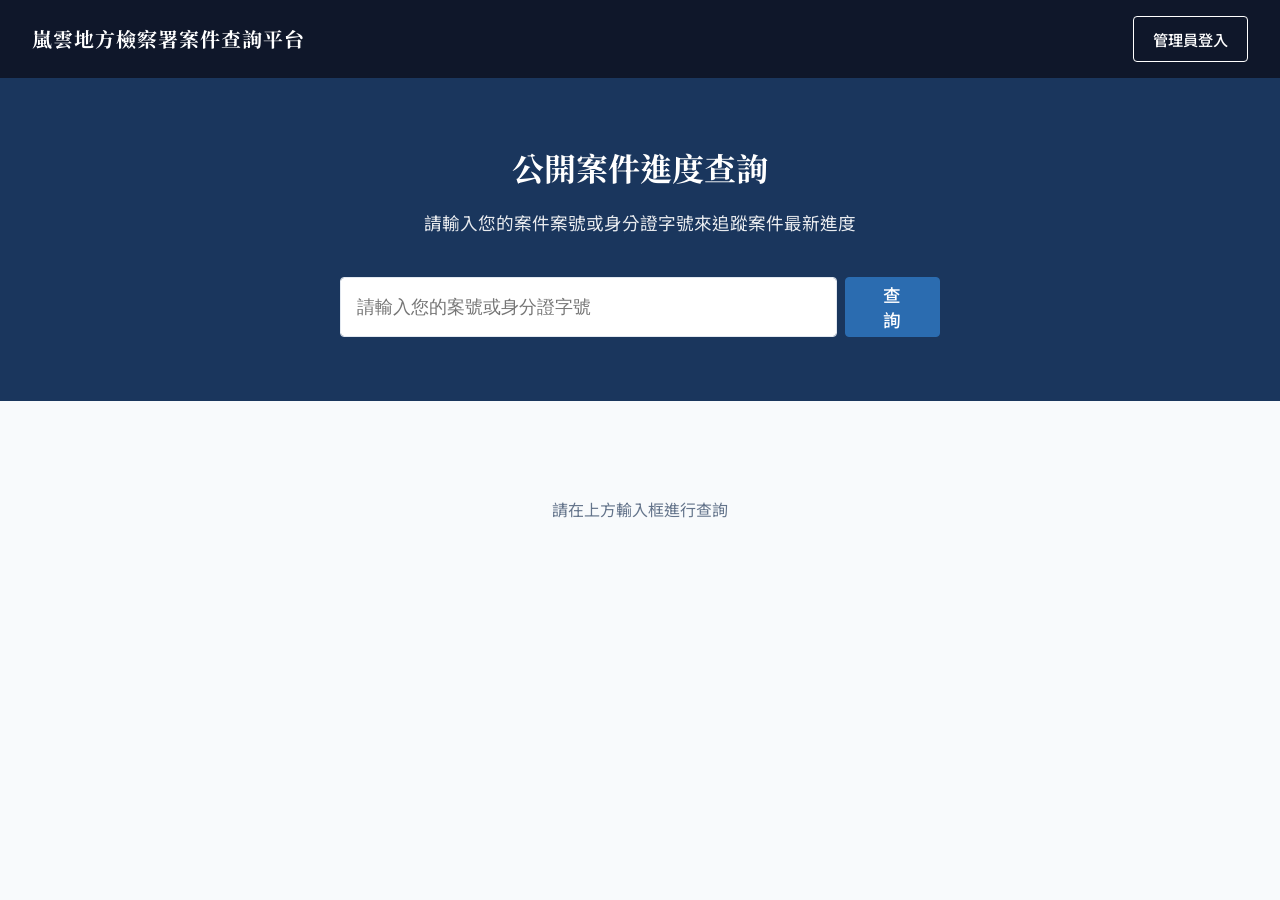
<file: lanyun-case-management-export/index.html>
﻿<!DOCTYPE html>
<html lang="zh-TW">
<head>
    <meta charset="UTF-8">
    <meta name="viewport" content="width=device-width, initial-scale=1.0">
    <title>公開查詢 - 嵐雲地方檢察署案件查詢平台</title>
    <link href="https://fonts.googleapis.com/css2?family=Noto+Sans+TC:wght@400;500;700&family=Noto+Serif+TC:wght@600;700&display=swap" rel="stylesheet">
    <link rel="stylesheet" href="styles.css">
    <style>
        .public-navbar {
            display: flex;
            justify-content: space-between;
            align-items: center;
            padding: 1rem 2rem;
            background-color: var(--primary-dark);
            color: #fff;
        }
        .public-brand {
            font-size: 1.25rem;
            font-weight: 700;
            letter-spacing: 1px;
        }
        .hero-section {
            background-color: var(--primary-color);
            color: #fff;
            padding: 4rem 2rem;
            text-align: center;
        }
        .hero-title {
            font-size: 2rem;
            margin-bottom: 1rem;
        }
        .hero-subtitle {
            font-size: 1.1rem;
            opacity: 0.9;
            margin-bottom: 2.5rem;
        }
        .search-container {
            max-width: 600px;
            margin: 0 auto;
            display: flex;
            gap: 0.5rem;
        }
        .search-container input {
            padding: 1rem;
            font-size: 1.1rem;
        }
        .search-container button {
            padding: 0 2rem;
            font-size: 1.1rem;
        }
        
        /* Timeline styles copied from tracking for public view */
        .timeline {
            position: relative;
            max-width: 800px;
            margin: 0 auto;
            padding: 2rem 0;
            text-align: left;
        }
        .timeline::after {
            content: '';
            position: absolute;
            width: 4px;
            background-color: var(--border-color);
            top: 0;
            bottom: 0;
            left: 20px;
            border-radius: 2px;
        }
        .timeline-item {
            padding: 10px 40px;
            position: relative;
            background-color: inherit;
            width: 100%;
        }
        .timeline-item::after {
            content: '';
            position: absolute;
            width: 16px;
            height: 16px;
            background-color: var(--bg-white);
            border: 4px solid var(--primary-light);
            top: 15px;
            left: 14px;
            border-radius: 50%;
            z-index: 1;
        }
        .timeline-content {
            padding: 1.5rem;
            background-color: var(--bg-white);
            border-radius: 6px;
            border: 1px solid var(--border-color);
            box-shadow: 0 1px 3px rgba(0,0,0,0.05);
        }
        .timeline-date {
            color: var(--text-light);
            font-size: 0.85rem;
            font-weight: 600;
            margin-bottom: 0.5rem;
            display: block;
        }
        .timeline-title {
            font-size: 1.1rem;
            font-weight: 600;
            color: var(--primary-dark);
            margin-bottom: 0.5rem;
        }
        .timeline-desc {
            color: var(--text-dark);
            font-size: 0.95rem;
        }
    </style>
</head>
<body>
    <nav class="public-navbar">
        <div class="public-brand text-serif">嵐雲地方檢察署案件查詢平台</div>
        <div>
            <a href="admin_login.html" class="btn btn-outline" style="color: #fff; border-color: #fff;">管理員登入</a>
        </div>
    </nav>

    <div class="hero-section">
        <div class="container">
            <h1 class="hero-title text-serif">公開案件進度查詢</h1>
            <p class="hero-subtitle">請輸入您的案件案號或身分證字號來追蹤案件最新進度</p>
            
            <form id="publicSearchForm" class="search-container">
                <input type="text" id="publicSearchInput" class="form-control" placeholder="請輸入您的案號或身分證字號" required>
                <button type="submit" class="btn btn-primary" style="background-color: var(--primary-light); border-color: var(--primary-light);">查詢</button>
            </form>
        </div>
    </div>

    <div class="container" style="padding: 4rem 1rem;">
        <div id="publicTimelineContainer" style="display: none;">
            <h3 style="text-align: center; color: var(--primary-dark); margin-bottom: 2rem;">
                查詢結果：<span id="searchResultId"></span>
            </h3>
            
            <div class="timeline">
                <div class="timeline-item">
                    <div class="timeline-content">
                        <span class="timeline-date">資料載入中...</span>
                        <h4 class="timeline-title">目前無案件進度紀錄</h4>
                        <p class="timeline-desc">系統尚未匯入該案件之相關歷程，或查無此案件號碼。</p>
                    </div>
                </div>
            </div>
            
            <div class="text-center mt-3">
                <p style="color: var(--text-light); font-size: 0.9rem;">(註：為保護個資，公開查詢僅顯示案件狀態大要，不顯示檢察官姓名等詳細資訊)</p>
            </div>
        </div>
        
        <div id="publicEmptyState" class="text-center" style="color: var(--text-light); margin-top: 2rem;">
            請在上方輸入框進行查詢
        </div>
    </div>
    
    <script src="app.js"></script>
</body>
</html>
</file>
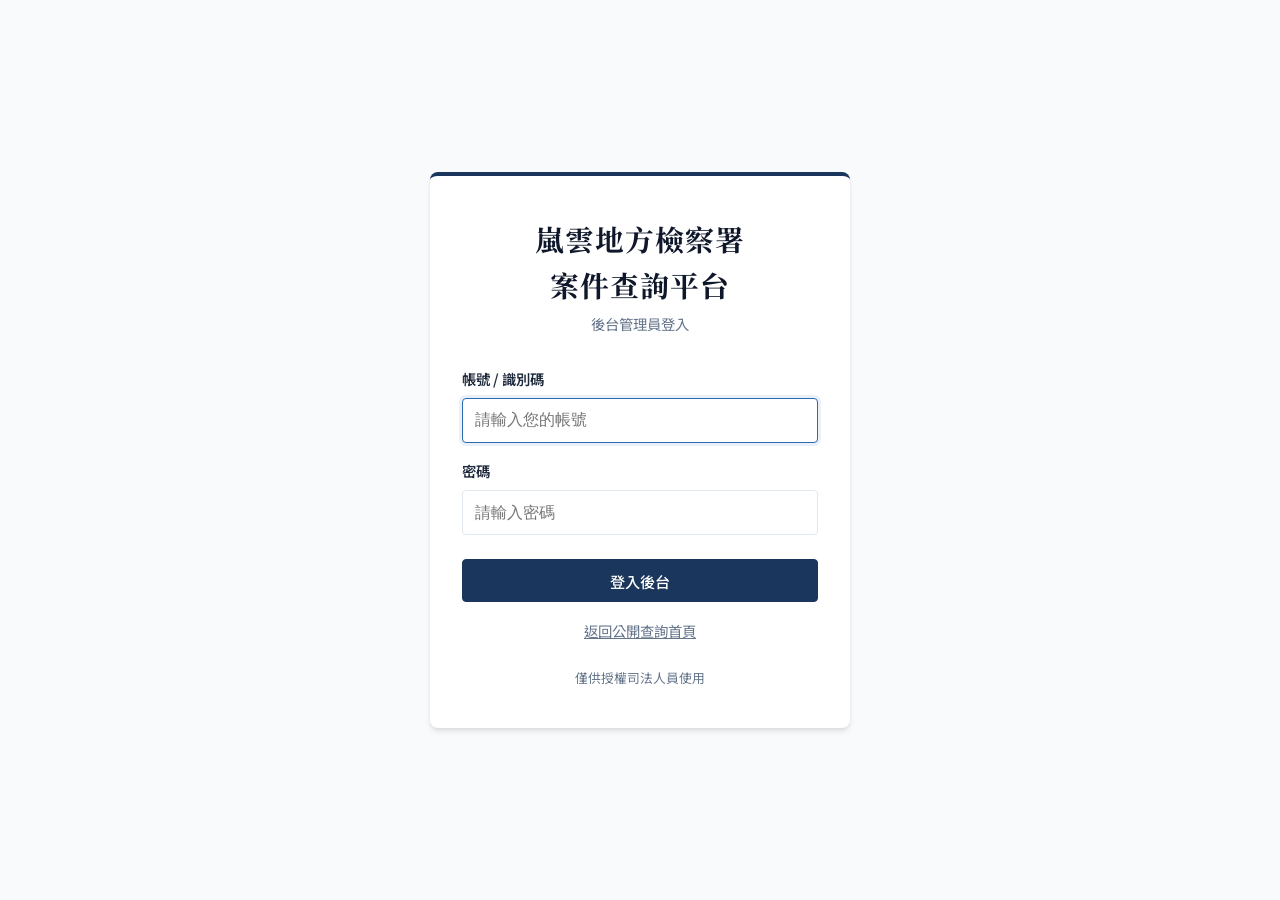
<file: lanyun-case-management-export/admin_login.html>
﻿<!DOCTYPE html>
<html lang="zh-TW">
<head>
    <meta charset="UTF-8">
    <meta name="viewport" content="width=device-width, initial-scale=1.0">
    <title>管理員登入 - 嵐雲地方檢察署案件查詢平台</title>
    <link href="https://fonts.googleapis.com/css2?family=Noto+Sans+TC:wght@400;500;700&family=Noto+Serif+TC:wght@600;700&display=swap" rel="stylesheet">
    <link rel="stylesheet" href="styles.css">
</head>
<body>
    <div class="login-wrapper">
        <div class="login-card">
            <div class="login-header">
                <h1 class="login-title text-serif" style="font-size: 1.8rem;">嵐雲地方檢察署<br>案件查詢平台</h1>
                <p class="login-subtitle">後台管理員登入</p>
            </div>
            <form id="loginForm">
                <div class="form-group">
                    <label for="username" class="form-label">帳號 / 識別碼</label>
                    <input type="text" id="username" class="form-control" placeholder="請輸入您的帳號" required autofocus>
                </div>
                <div class="form-group">
                    <label for="password" class="form-label">密碼</label>
                    <input type="password" id="password" class="form-control" placeholder="請輸入密碼" required>
                </div>
                <div id="errorMessage" class="login-error">帳號或密碼錯誤，請重試。</div>
                <div class="mt-3">
                    <button type="submit" class="btn btn-primary" style="width: 100%;">登入後台</button>
                </div>
                <div class="text-center mt-2">
                    <a href="index.html" style="font-size: 0.9rem; color: var(--text-light); text-decoration: underline;">返回公開查詢首頁</a>
                </div>
            </form>
            <div class="text-center mt-3">
                <p style="font-size: 0.8rem; color: var(--text-light);">僅供授權司法人員使用</p>
            </div>
        </div>
    </div>
    <script src="app.js"></script>
</body>
</html>
</file>
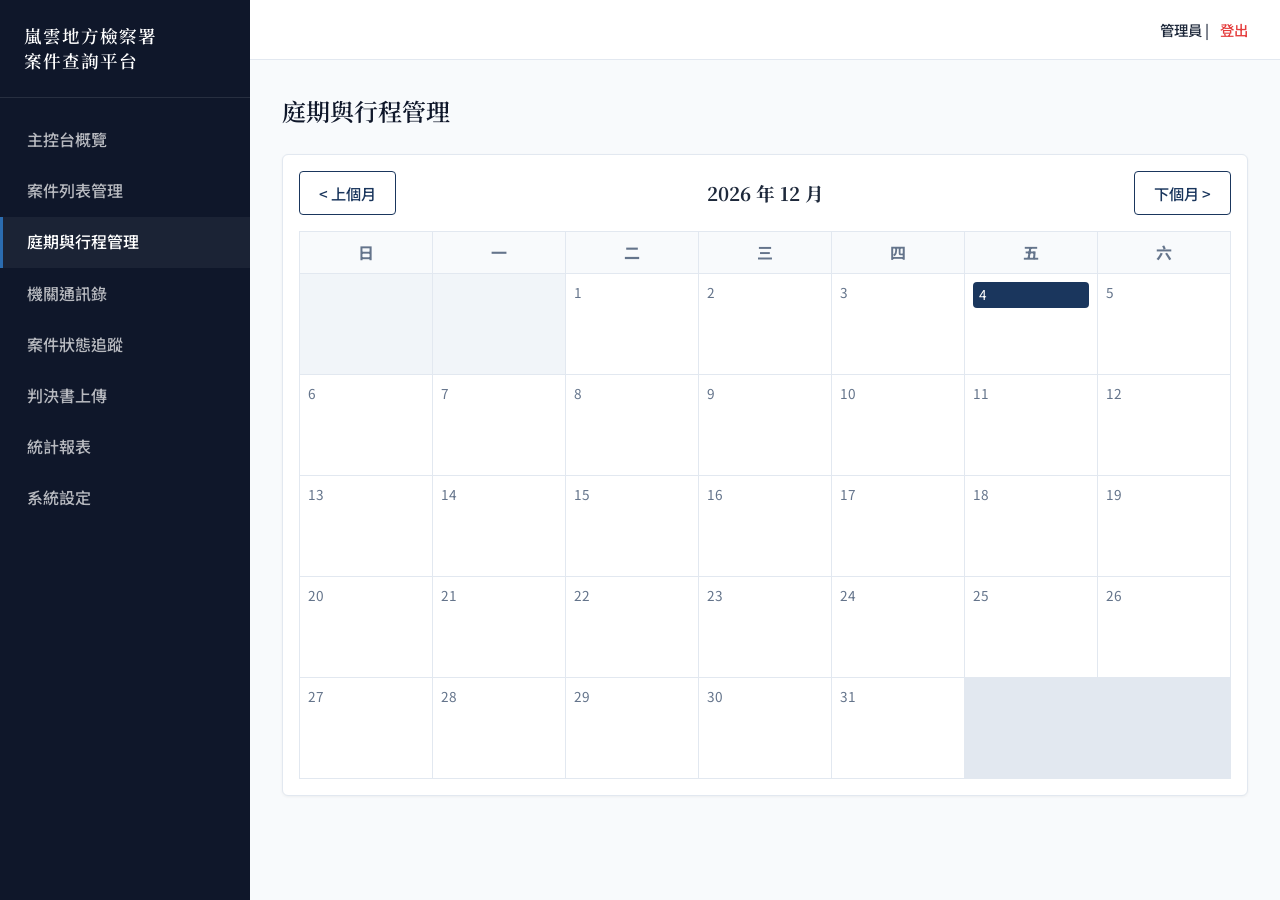
<file: lanyun-case-management-export/calendar.html>
﻿<!DOCTYPE html>
<html lang="zh-TW">
<head>
    <meta charset="UTF-8">
    <meta name="viewport" content="width=device-width, initial-scale=1.0">
    <title>庭期與行程管理 - 嵐雲地方檢察署</title>
    <link href="https://fonts.googleapis.com/css2?family=Noto+Sans+TC:wght@400;500;700&family=Noto+Serif+TC:wght@600;700&display=swap" rel="stylesheet">
    <link rel="stylesheet" href="styles.css">
    <style>
        .calendar-grid {
            display: grid;
            grid-template-columns: repeat(7, 1fr);
            gap: 1px;
            background-color: var(--border-color);
            border: 1px solid var(--border-color);
        }
        .calendar-header {
            background-color: #f8fafc;
            text-align: center;
            font-weight: bold;
            padding: 0.5rem;
            color: var(--text-light);
        }
        .calendar-day {
            background-color: var(--bg-white);
            min-height: 100px;
            padding: 0.5rem;
        }
        .calendar-date {
            font-size: 0.85rem;
            color: var(--text-light);
            margin-bottom: 0.5rem;
            display: block;
        }
        .event {
            background-color: #ebf8ff;
            color: #2b6cb0;
            border-left: 3px solid #2b6cb0;
            padding: 0.2rem 0.4rem;
            font-size: 0.75rem;
            margin-bottom: 0.25rem;
            border-radius: 2px;
            cursor: pointer;
        }
        .event.danger {
            background-color: #fff5f5;
            color: #c53030;
            border-left-color: #c53030;
        }
    </style>
</head>
<body>
    <div class="dashboard-layout">
        <!-- Sidebar -->
        <aside class="sidebar">
            <div class="sidebar-header">
                <div class="sidebar-title text-serif" style="font-size: 1.1rem; line-height: 1.4;">嵐雲地方檢察署<br>案件查詢平台</div>
            </div>
            <nav class="sidebar-nav">
                <a href="dashboard.html" class="nav-item">主控台概覽</a>
                <a href="cases.html" class="nav-item">案件列表管理</a>
                <a href="calendar.html" class="nav-item active">庭期與行程管理</a>
                <a href="directory.html" class="nav-item">機關通訊錄</a>
                <a href="tracking.html" class="nav-item">案件狀態追蹤</a>
                <a href="upload.html" class="nav-item">判決書上傳</a>
                <a href="statistics.html" class="nav-item">統計報表</a>
                <a href="settings.html" class="nav-item">系統設定</a>
            </nav>
        </aside>

        <!-- Main Content -->
        <main class="main-content">
            <header class="topbar">
                <div class="user-info">
                    <span id="userNameDisplay">管理員</span> | 
                    <a href="#" id="logoutBtn" style="color: var(--danger); margin-left: 0.5rem;">登出</a>
                </div>
            </header>

            <div class="content-wrapper">
                <h2 class="page-title text-serif">庭期與行程管理</h2>
                
                <div class="card" style="padding: 1rem;">
                    <div style="display: flex; justify-content: space-between; align-items: center; margin-bottom: 1rem;">
                        <button id="prevMonthBtn" class="btn btn-outline">&lt; 上個月</button>
                        <h3 id="currentMonthYear" class="text-serif" style="margin: 0;"></h3>
                        <button id="nextMonthBtn" class="btn btn-outline">下個月 &gt;</button>
                    </div>
                    
                    <div class="calendar-grid" id="calendarGrid">
                        <!-- Dynamic calendar will be injected here by app.js -->
                    </div>
                </div>
            </div>

                    </div>
                </div>
            </div>
        </main>
    </div>
    <script src="app.js"></script>
</body>
</html>
</file>
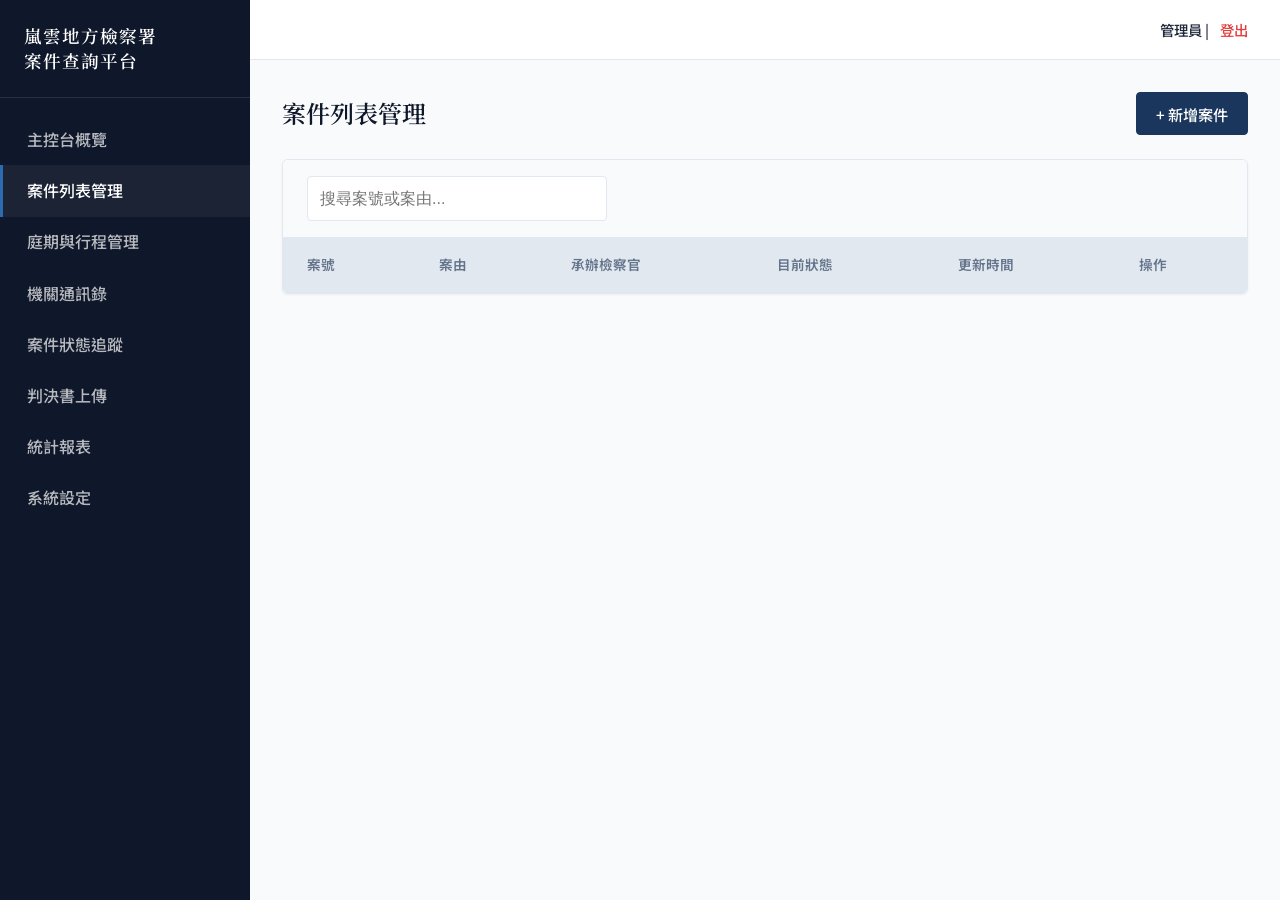
<file: lanyun-case-management-export/cases.html>
<!DOCTYPE html>
<html lang="zh-TW">
<head>
    <meta charset="UTF-8">
    <meta name="viewport" content="width=device-width, initial-scale=1.0">
    <title>案件列表管理 - 嵐雲地方檢察署</title>
    <link href="https://fonts.googleapis.com/css2?family=Noto+Sans+TC:wght@400;500;700&family=Noto+Serif+TC:wght@600;700&display=swap" rel="stylesheet">
    <link rel="stylesheet" href="styles.css">
</head>
<body>
    <div class="dashboard-layout">
        <!-- Sidebar -->
        <aside class="sidebar">
            <div class="sidebar-header">
                <div class="sidebar-title text-serif" style="font-size: 1.1rem; line-height: 1.4;">嵐雲地方檢察署<br>案件查詢平台</div>
            </div>
            <nav class="sidebar-nav">
                <a href="dashboard.html" class="nav-item">主控台概覽</a>
                <a href="cases.html" class="nav-item active">案件列表管理</a>
                <a href="calendar.html" class="nav-item">庭期與行程管理</a>
                <a href="directory.html" class="nav-item">機關通訊錄</a>
                <a href="tracking.html" class="nav-item">案件狀態追蹤</a>
                <a href="upload.html" class="nav-item">判決書上傳</a>
                <a href="statistics.html" class="nav-item">統計報表</a>
                <a href="settings.html" class="nav-item">系統設定</a>
            </nav>
        </aside>

        <!-- Main Content -->
        <main class="main-content">
            <header class="topbar">
                <div class="user-info">
                    <span id="userNameDisplay">管理員</span> | 
                    <a href="#" id="logoutBtn" style="color: var(--danger); margin-left: 0.5rem;">登出</a>
                </div>
            </header>

            <div class="content-wrapper">
                <div style="display: flex; justify-content: space-between; align-items: center; margin-bottom: 1.5rem;">
                    <h2 class="page-title text-serif" style="margin-bottom: 0;">案件列表管理</h2>
                    <button id="addCaseBtn" class="btn btn-primary">+ 新增案件</button>
                </div>
                
                <div class="card">
                    <div class="card-header">
                        <input type="text" id="caseSearchInput" class="form-control" placeholder="搜尋案號或案由..." style="max-width: 300px;">
                    </div>
                    <div class="table-responsive">
                        <table class="table">
                            <thead>
                                <tr>
                                    <th>案號</th>
                                    <th>案由</th>
                                    <th>承辦檢察官</th>
                                    <th>目前狀態</th>
                                    <th>更新時間</th>
                                    <th>操作</th>
                                </tr>
                            </thead>
                            <tbody id="casesManagementTableBody">
                                <!-- Data populated by app.js -->
                            </tbody>
                        </table>
                    </div>
                </div>
            </div>
        </main>
    </div>

    <!-- Case Modal -->
    <div id="caseModal" class="modal-overlay">
        <div class="modal-content">
            <form id="caseForm">
                <div class="modal-header">
                    <h3 id="modalTitle" class="modal-title text-serif">新增 / 編輯案件</h3>
                    <button type="button" class="modal-close">&times;</button>
                </div>
                <div class="modal-body">
                    <div class="form-group">
                        <label class="form-label">案號</label>
                        <input type="text" id="modalCaseId" class="form-control" required>
                    </div>
                    <div class="form-group mt-2">
                        <label class="form-label">案由</label>
                        <input type="text" id="modalTitleInput" class="form-control" required>
                    </div>
                    <div class="form-group mt-2">
                        <label class="form-label">承辦檢察官</label>
                        <input type="text" id="modalProsecutor" class="form-control" required>
                    </div>
                    <div class="form-group mt-2">
                        <label class="form-label">狀態</label>
                        <select id="modalStatus" class="form-control" required>
                            <option value="偵查中">偵查中</option>
                            <option value="待結案">待結案</option>
                            <option value="已起訴">已起訴</option>
                            <option value="已結案">已結案</option>
                        </select>
                    </div>
                    <div class="form-group mt-2">
                        <label class="form-label">立案日期</label>
                        <input type="date" id="modalDate" class="form-control" required>
                    </div>
                    <div style="display: flex; gap: 1rem;">
                        <div class="form-group mt-2" style="flex: 1;">
                            <label class="form-label">開庭日期 (選填)</label>
                            <input type="date" id="modalCourtDate" class="form-control">
                        </div>
                        <div class="form-group mt-2" style="flex: 1;">
                            <label class="form-label">開庭時間 (選填)</label>
                            <input type="time" id="modalCourtTime" class="form-control">
                        </div>
                    </div>
                    <div class="form-group mt-2">
                        <label class="form-label">備註 (檢視用)</label>
                        <textarea id="modalNotes" class="form-control" rows="3"></textarea>
                    </div>
                </div>
                <div class="modal-footer">
                    <button type="button" class="btn btn-outline modal-cancel">取消</button>
                    <button type="submit" class="btn btn-primary">儲存案件</button>
                </div>
            </form>
        </div>
    </div>

    <script src="app.js"></script>
</body>
</html>
</file>
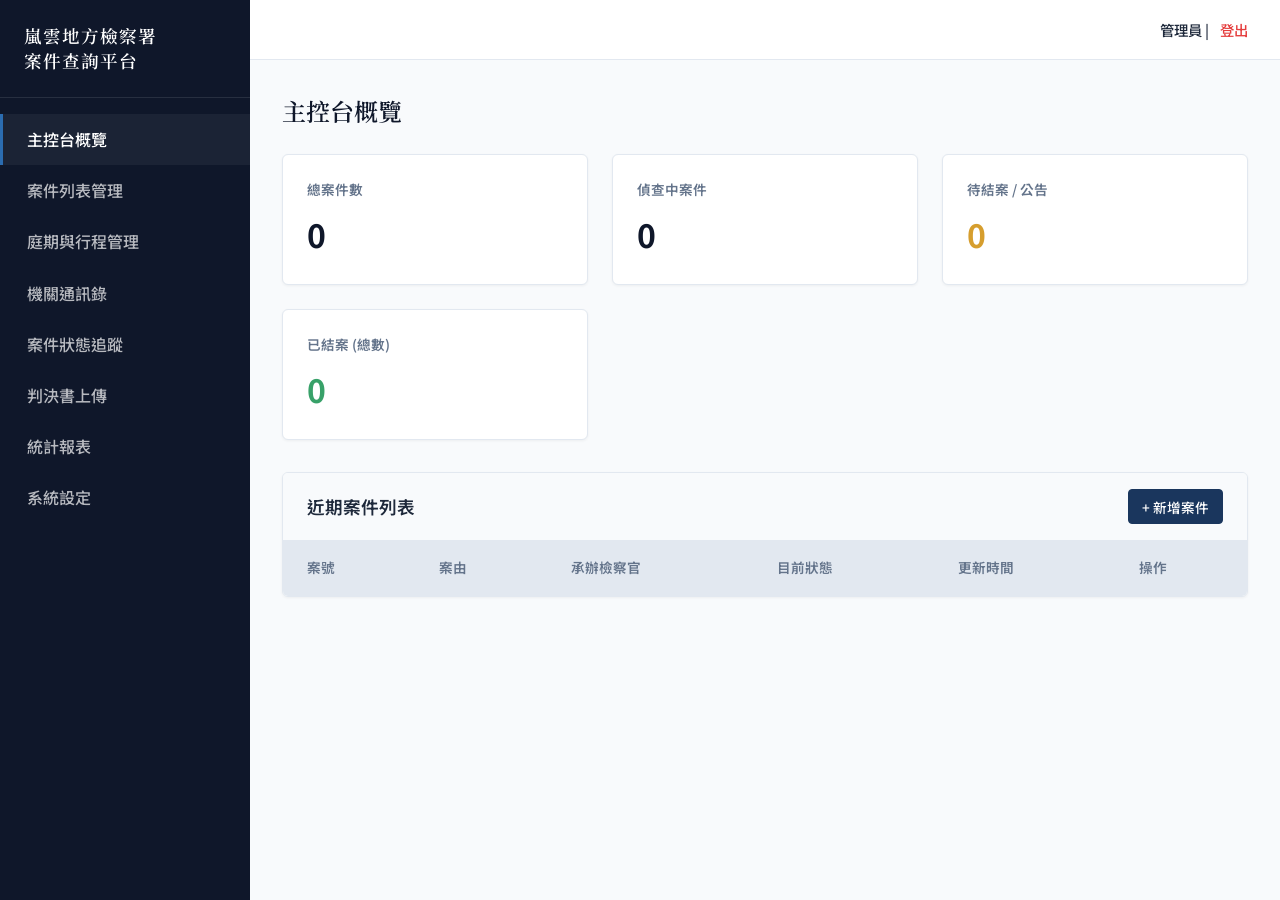
<file: lanyun-case-management-export/dashboard.html>
﻿<!DOCTYPE html>
<html lang="zh-TW">
<head>
    <meta charset="UTF-8">
    <meta name="viewport" content="width=device-width, initial-scale=1.0">
    <title>儀表板 - 嵐雲地方檢察署案件查詢平台</title>
    <link href="https://fonts.googleapis.com/css2?family=Noto+Sans+TC:wght@400;500;700&family=Noto+Serif+TC:wght@600;700&display=swap" rel="stylesheet">
    <link rel="stylesheet" href="styles.css">
</head>
<body>
    <div class="dashboard-layout">
        <!-- Sidebar -->
        <aside class="sidebar">
            <div class="sidebar-header">
                <div class="sidebar-title text-serif" style="font-size: 1.1rem; line-height: 1.4;">嵐雲地方檢察署<br>案件查詢平台</div>
            </div>
            <nav class="sidebar-nav">
                <a href="dashboard.html" class="nav-item active">主控台概覽</a>
                <a href="cases.html" class="nav-item">案件列表管理</a>
                <a href="calendar.html" class="nav-item">庭期與行程管理</a>
                <a href="directory.html" class="nav-item">機關通訊錄</a>
                <a href="tracking.html" class="nav-item">案件狀態追蹤</a>
                <a href="upload.html" class="nav-item">判決書上傳</a>
                <a href="statistics.html" class="nav-item">統計報表</a>
                <a href="settings.html" class="nav-item">系統設定</a>
            </nav>
        </aside>

        <!-- Main Content -->
        <main class="main-content">
            <!-- Topbar -->
            <header class="topbar">
                <div class="user-info">
                    <span id="userNameDisplay">管理員</span> | 
                    <a href="#" id="logoutBtn" style="color: var(--danger); margin-left: 0.5rem;">登出</a>
                </div>
            </header>

            <!-- Dashboard Content -->
            <div class="content-wrapper">
                <h2 class="page-title text-serif">主控台概覽</h2>
                
                <!-- Stats -->
                <div class="stats-grid">
                    <div class="stat-card">
                        <div class="stat-title">總案件數</div>
                        <div class="stat-value" id="statTotal">0</div>
                    </div>
                    <div class="stat-card">
                        <div class="stat-title">偵查中案件</div>
                        <div class="stat-value" id="statInvestigating">0</div>
                    </div>
                    <div class="stat-card">
                        <div class="stat-title">待結案 / 公告</div>
                        <div class="stat-value" id="statPending" style="color: var(--warning)">0</div>
                    </div>
                    <div class="stat-card">
                        <div class="stat-title">已結案 (總數)</div>
                        <div class="stat-value" id="statClosed" style="color: var(--success)">0</div>
                    </div>
                </div>

                <!-- Recent Cases Table -->
                <div class="card">
                    <div class="card-header">
                        <h3 class="card-title">近期案件列表</h3>
                        <button class="btn btn-primary" style="padding: 0.4rem 0.8rem; font-size: 0.85rem;">+ 新增案件</button>
                    </div>
                    <div class="table-responsive">
                        <table class="table">
                            <thead>
                                <tr>
                                    <th>案號</th>
                                    <th>案由</th>
                                    <th>承辦檢察官</th>
                                    <th>目前狀態</th>
                                    <th>更新時間</th>
                                    <th>操作</th>
                                </tr>
                            </thead>
                            <tbody id="casesTableBody">
                                <!-- Data will be populated by app.js -->
                            </tbody>
                        </table>
                    </div>
                </div>
            </div>
        </main>
    </div>
    <script src="app.js"></script>
</body>
</html>
</file>
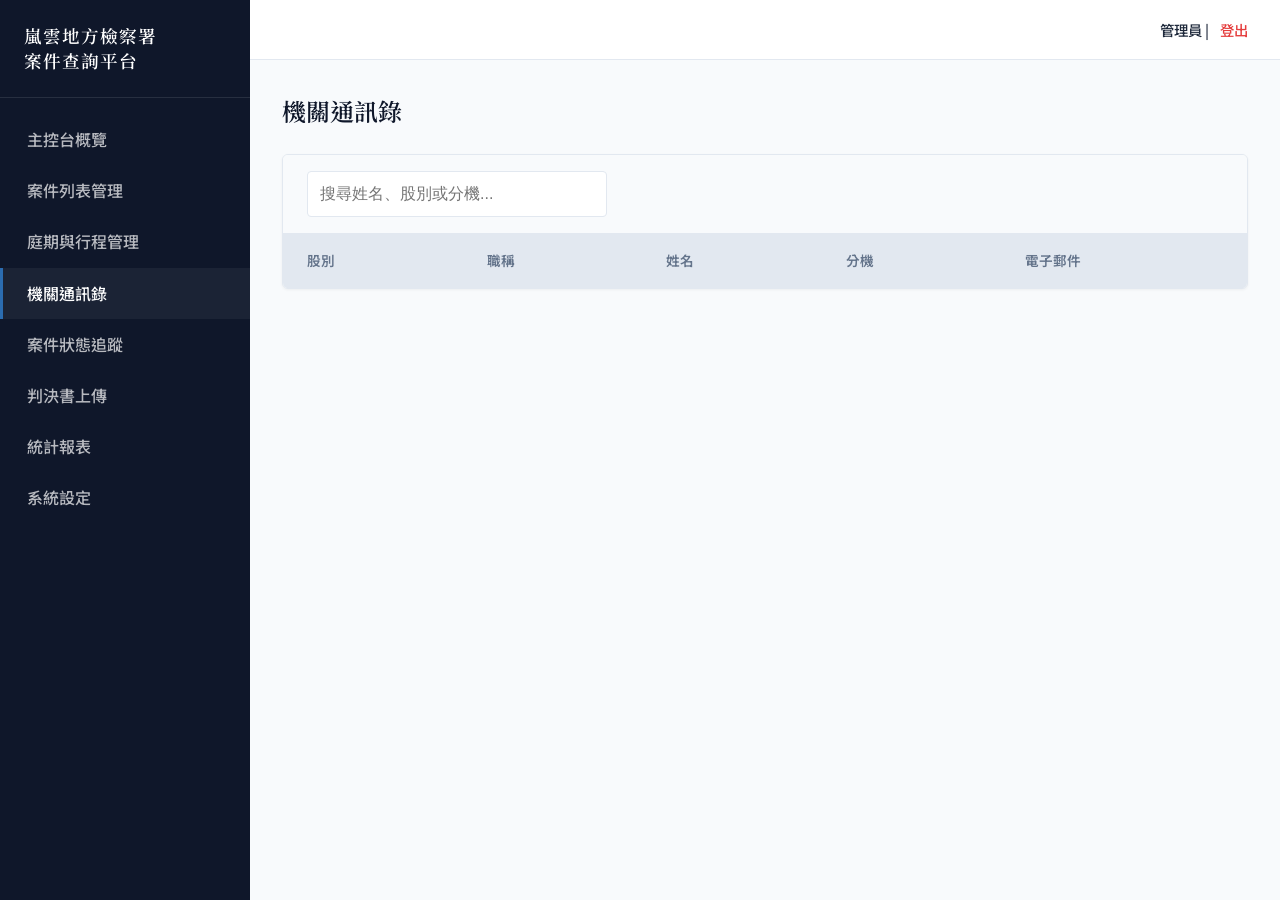
<file: lanyun-case-management-export/directory.html>
﻿<!DOCTYPE html>
<html lang="zh-TW">
<head>
    <meta charset="UTF-8">
    <meta name="viewport" content="width=device-width, initial-scale=1.0">
    <title>機關通訊錄 - 嵐雲地方檢察署</title>
    <link href="https://fonts.googleapis.com/css2?family=Noto+Sans+TC:wght@400;500;700&family=Noto+Serif+TC:wght@600;700&display=swap" rel="stylesheet">
    <link rel="stylesheet" href="styles.css">
</head>
<body>
    <div class="dashboard-layout">
        <!-- Sidebar -->
        <aside class="sidebar">
            <div class="sidebar-header">
                <div class="sidebar-title text-serif" style="font-size: 1.1rem; line-height: 1.4;">嵐雲地方檢察署<br>案件查詢平台</div>
            </div>
            <nav class="sidebar-nav">
                <a href="dashboard.html" class="nav-item">主控台概覽</a>
                <a href="cases.html" class="nav-item">案件列表管理</a>
                <a href="calendar.html" class="nav-item">庭期與行程管理</a>
                <a href="directory.html" class="nav-item active">機關通訊錄</a>
                <a href="tracking.html" class="nav-item">案件狀態追蹤</a>
                <a href="upload.html" class="nav-item">判決書上傳</a>
                <a href="statistics.html" class="nav-item">統計報表</a>
                <a href="settings.html" class="nav-item">系統設定</a>
            </nav>
        </aside>

        <!-- Main Content -->
        <main class="main-content">
            <header class="topbar">
                <div class="user-info">
                    <span id="userNameDisplay">管理員</span> | 
                    <a href="#" id="logoutBtn" style="color: var(--danger); margin-left: 0.5rem;">登出</a>
                </div>
            </header>

            <div class="content-wrapper">
                <h2 class="page-title text-serif">機關通訊錄</h2>
                
                <div class="card">
                    <div class="card-header">
                        <input type="text" class="form-control" placeholder="搜尋姓名、股別或分機..." style="max-width: 300px;">
                    </div>
                    <div class="table-responsive">
                        <table class="table">
                            <thead>
                                <tr>
                                    <th>股別</th>
                                    <th>職稱</th>
                                    <th>姓名</th>
                                    <th>分機</th>
                                    <th>電子郵件</th>
                                </tr>
                            </thead>
                            <tbody>
                                <!-- 請在此處新增您的通訊錄資料 -->
                            </tbody>
                        </table>
                    </div>
                </div>
            </div>
        </main>
    </div>
    <script src="app.js"></script>
</body>
</html>
</file>
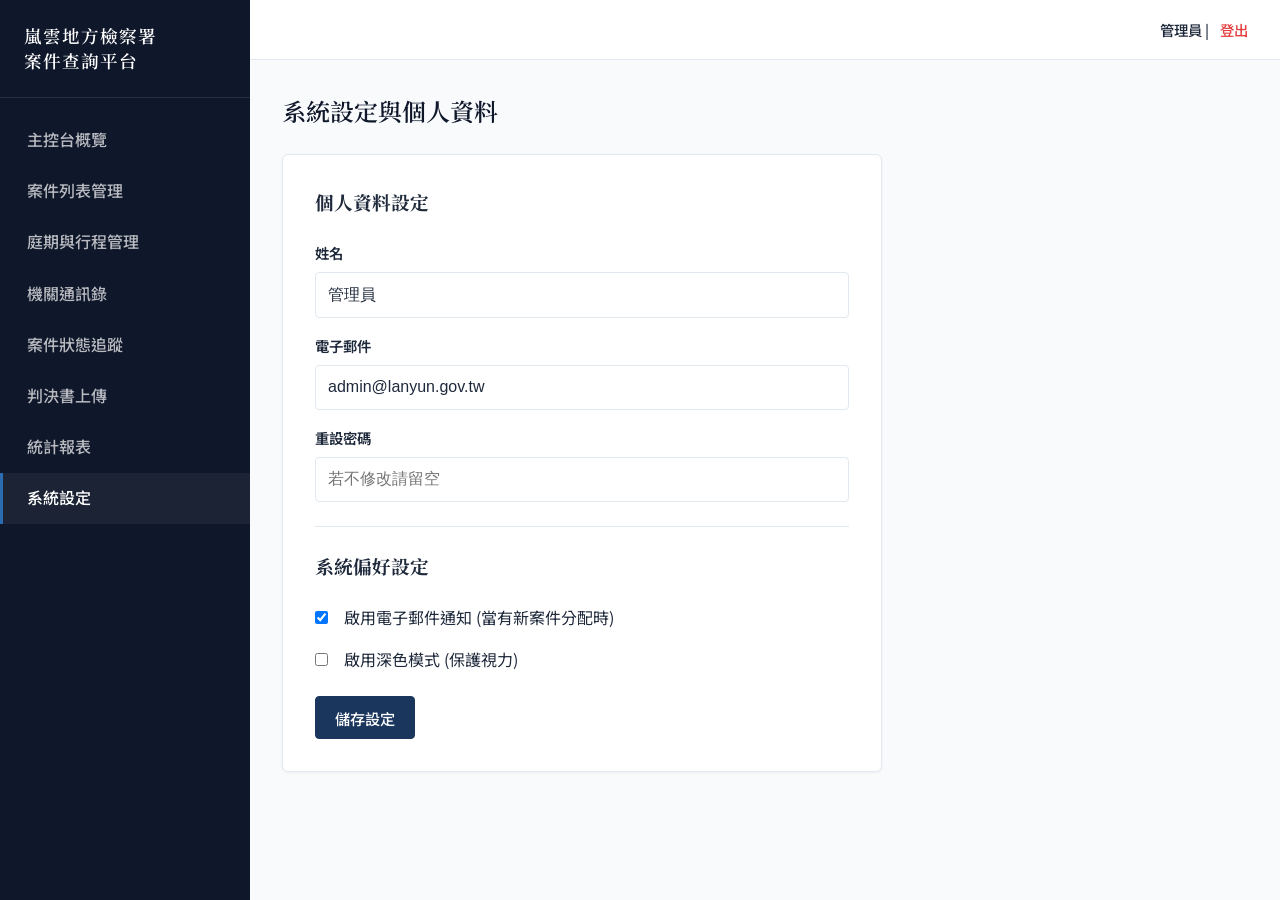
<file: lanyun-case-management-export/settings.html>
﻿<!DOCTYPE html>
<html lang="zh-TW">
<head>
    <meta charset="UTF-8">
    <meta name="viewport" content="width=device-width, initial-scale=1.0">
    <title>系統設定 - 嵐雲地方檢察署案件查詢平台</title>
    <link href="https://fonts.googleapis.com/css2?family=Noto+Sans+TC:wght@400;500;700&family=Noto+Serif+TC:wght@600;700&display=swap" rel="stylesheet">
    <link rel="stylesheet" href="styles.css">
</head>
<body>
    <div class="dashboard-layout">
        <!-- Sidebar -->
        <aside class="sidebar">
            <div class="sidebar-header">
                <div class="sidebar-title text-serif" style="font-size: 1.1rem; line-height: 1.4;">嵐雲地方檢察署<br>案件查詢平台</div>
            </div>
            <nav class="sidebar-nav">
                <a href="dashboard.html" class="nav-item">主控台概覽</a>
                <a href="cases.html" class="nav-item">案件列表管理</a>
                <a href="calendar.html" class="nav-item">庭期與行程管理</a>
                <a href="directory.html" class="nav-item">機關通訊錄</a>
                <a href="tracking.html" class="nav-item">案件狀態追蹤</a>
                <a href="upload.html" class="nav-item">判決書上傳</a>
                <a href="statistics.html" class="nav-item">統計報表</a>
                <a href="settings.html" class="nav-item active">系統設定</a>
            </nav>
        </aside>

        <!-- Main Content -->
        <main class="main-content">
            <header class="topbar">
                <div class="user-info">
                    <span id="userNameDisplay">管理員</span> | 
                    <a href="#" id="logoutBtn" style="color: var(--danger); margin-left: 0.5rem;">登出</a>
                </div>
            </header>

            <div class="content-wrapper">
                <h2 class="page-title text-serif">系統設定與個人資料</h2>
                
                <div class="card" style="max-width: 600px; padding: 2rem;">
                    <form onsubmit="event.preventDefault(); alert('設定已儲存！');">
                        <h3 class="mb-3 text-serif">個人資料設定</h3>
                        <div class="form-group">
                            <label class="form-label">姓名</label>
                            <input type="text" class="form-control" value="管理員" required>
                        </div>
                        <div class="form-group mt-2">
                            <label class="form-label">電子郵件</label>
                            <input type="email" class="form-control" value="admin@lanyun.gov.tw" required>
                        </div>
                        <div class="form-group mt-2">
                            <label class="form-label">重設密碼</label>
                            <input type="password" class="form-control" placeholder="若不修改請留空">
                        </div>
                        
                        <h3 class="mb-3 mt-3 text-serif" style="border-top: 1px solid var(--border-color); padding-top: 1.5rem;">系統偏好設定</h3>
                        <div class="form-group" style="display: flex; align-items: center; gap: 1rem;">
                            <input type="checkbox" id="notifyEmail" checked>
                            <label for="notifyEmail" style="margin-bottom: 0;">啟用電子郵件通知 (當有新案件分配時)</label>
                        </div>
                        <div class="form-group mt-2" style="display: flex; align-items: center; gap: 1rem;">
                            <input type="checkbox" id="darkMode">
                            <label for="darkMode" style="margin-bottom: 0;">啟用深色模式 (保護視力)</label>
                        </div>
                        
                        <div class="mt-3">
                            <button type="submit" class="btn btn-primary">儲存設定</button>
                        </div>
                    </form>
                </div>
            </div>
        </main>
    </div>
    <script src="app.js"></script>
</body>
</html>
</file>
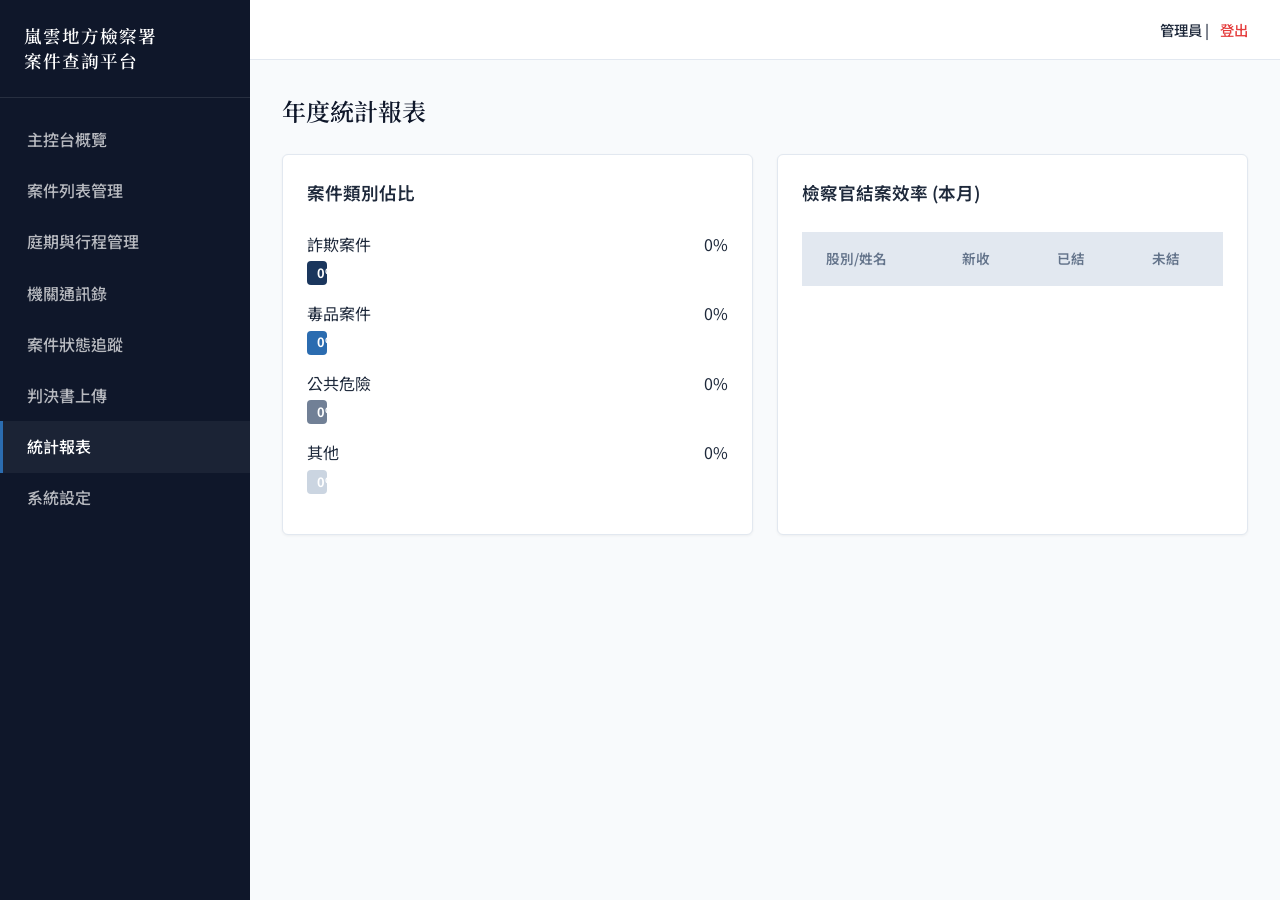
<file: lanyun-case-management-export/statistics.html>
﻿<!DOCTYPE html>
<html lang="zh-TW">
<head>
    <meta charset="UTF-8">
    <meta name="viewport" content="width=device-width, initial-scale=1.0">
    <title>統計報表 - 嵐雲地方檢察署</title>
    <link href="https://fonts.googleapis.com/css2?family=Noto+Sans+TC:wght@400;500;700&family=Noto+Serif+TC:wght@600;700&display=swap" rel="stylesheet">
    <link rel="stylesheet" href="styles.css">
    <style>
        .chart-bar {
            height: 24px;
            background-color: var(--primary-light);
            border-radius: 4px;
            margin-bottom: 1rem;
            display: flex;
            align-items: center;
            padding: 0 10px;
            color: #fff;
            font-size: 0.8rem;
            font-weight: bold;
        }
    </style>
</head>
<body>
    <div class="dashboard-layout">
        <!-- Sidebar -->
        <aside class="sidebar">
            <div class="sidebar-header">
                <div class="sidebar-title text-serif" style="font-size: 1.1rem; line-height: 1.4;">嵐雲地方檢察署<br>案件查詢平台</div>
            </div>
            <nav class="sidebar-nav">
                <a href="dashboard.html" class="nav-item">主控台概覽</a>
                <a href="cases.html" class="nav-item">案件列表管理</a>
                <a href="calendar.html" class="nav-item">庭期與行程管理</a>
                <a href="directory.html" class="nav-item">機關通訊錄</a>
                <a href="tracking.html" class="nav-item">案件狀態追蹤</a>
                <a href="upload.html" class="nav-item">判決書上傳</a>
                <a href="statistics.html" class="nav-item active">統計報表</a>
                <a href="settings.html" class="nav-item">系統設定</a>
            </nav>
        </aside>

        <!-- Main Content -->
        <main class="main-content">
            <header class="topbar">
                <div class="user-info">
                    <span id="userNameDisplay">管理員</span> | 
                    <a href="#" id="logoutBtn" style="color: var(--danger); margin-left: 0.5rem;">登出</a>
                </div>
            </header>

            <div class="content-wrapper">
                <h2 class="page-title text-serif">年度統計報表</h2>
                
                <div class="stats-grid">
                    <div class="card" style="padding: 1.5rem;">
                        <h3 class="card-title mb-3">案件類別佔比</h3>
                        <div>
                            <div style="display: flex; justify-content: space-between; margin-bottom: 0.25rem;">
                                <span>詐欺案件</span><span>0%</span>
                            </div>
                            <div class="chart-bar" style="width: 0%; background-color: var(--primary-color);">0%</div>
                            
                            <div style="display: flex; justify-content: space-between; margin-bottom: 0.25rem;">
                                <span>毒品案件</span><span>0%</span>
                            </div>
                            <div class="chart-bar" style="width: 0%;">0%</div>
                            
                            <div style="display: flex; justify-content: space-between; margin-bottom: 0.25rem;">
                                <span>公共危險</span><span>0%</span>
                            </div>
                            <div class="chart-bar" style="width: 0%; background-color: var(--secondary-color);">0%</div>
                            
                            <div style="display: flex; justify-content: space-between; margin-bottom: 0.25rem;">
                                <span>其他</span><span>0%</span>
                            </div>
                            <div class="chart-bar" style="width: 0%; background-color: #cbd5e1;">0%</div>
                        </div>
                    </div>
                    
                    <div class="card" style="padding: 1.5rem;">
                        <h3 class="card-title mb-3">檢察官結案效率 (本月)</h3>
                        <table class="table">
                            <thead>
                                <tr>
                                    <th>股別/姓名</th>
                                    <th>新收</th>
                                    <th>已結</th>
                                    <th>未結</th>
                                </tr>
                            </thead>
                            <tbody>
                                <!-- 統計資料將自動由系統計算，目前尚無資料 -->
                            </tbody>
                        </table>
                    </div>
                </div>
            </div>
        </main>
    </div>
    <script src="app.js"></script>
</body>
</html>
</file>
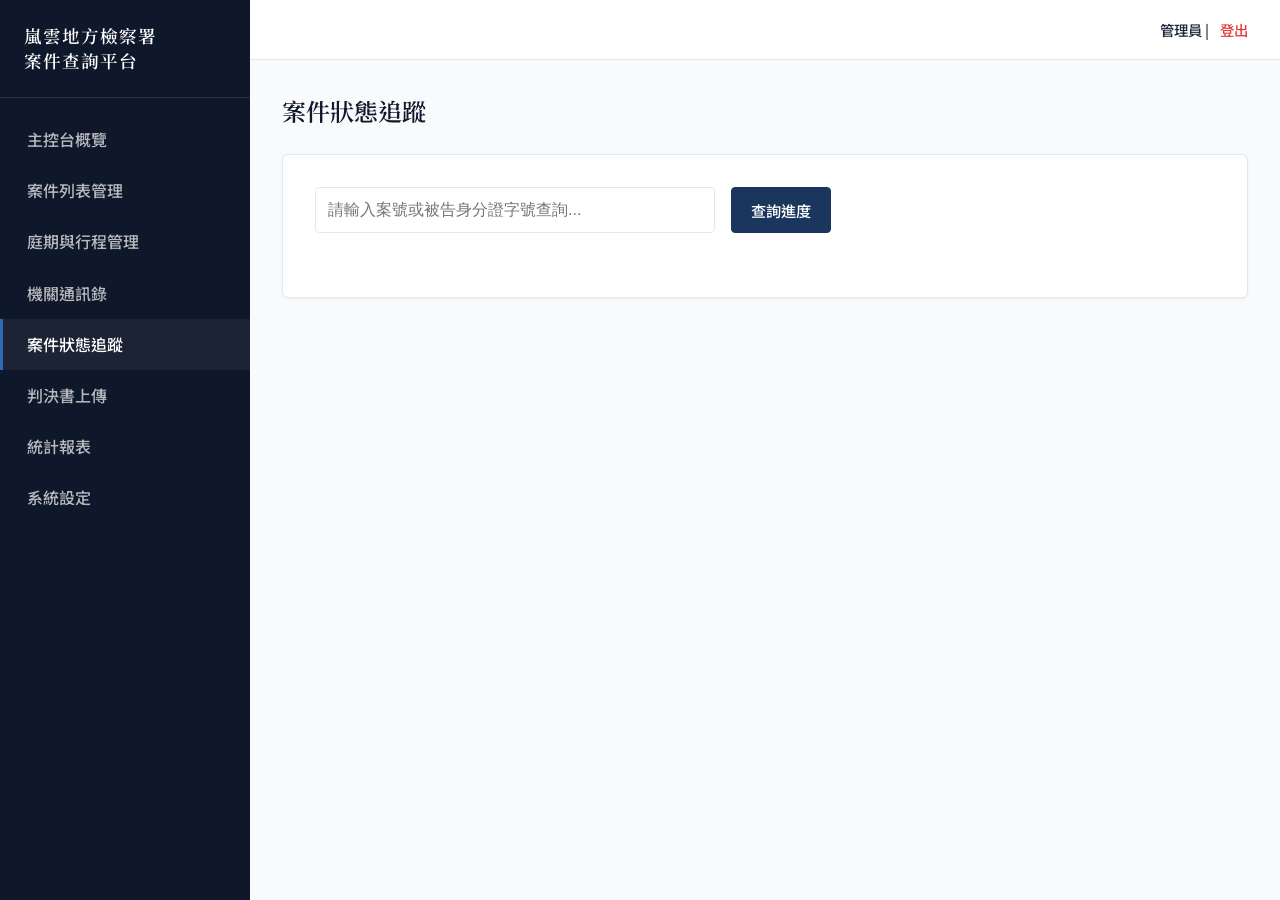
<file: lanyun-case-management-export/tracking.html>
﻿<!DOCTYPE html>
<html lang="zh-TW">
<head>
    <meta charset="UTF-8">
    <meta name="viewport" content="width=device-width, initial-scale=1.0">
    <title>案件狀態追蹤 - 嵐雲地方檢察署案件查詢平台</title>
    <link href="https://fonts.googleapis.com/css2?family=Noto+Sans+TC:wght@400;500;700&family=Noto+Serif+TC:wght@600;700&display=swap" rel="stylesheet">
    <link rel="stylesheet" href="styles.css">
    <style>
        .tracking-search {
            display: flex;
            gap: 1rem;
            margin-bottom: 2rem;
        }
        .tracking-search input {
            flex-grow: 1;
            max-width: 400px;
        }
        
        .timeline {
            position: relative;
            max-width: 800px;
            margin: 0 auto;
            padding: 2rem 0;
        }
        
        .timeline::after {
            content: '';
            position: absolute;
            width: 4px;
            background-color: var(--border-color);
            top: 0;
            bottom: 0;
            left: 20px;
            border-radius: 2px;
        }
        
        .timeline-item {
            padding: 10px 40px;
            position: relative;
            background-color: inherit;
            width: 100%;
        }
        
        .timeline-item::after {
            content: '';
            position: absolute;
            width: 16px;
            height: 16px;
            right: auto;
            background-color: var(--bg-white);
            border: 4px solid var(--primary-light);
            top: 15px;
            left: 14px;
            border-radius: 50%;
            z-index: 1;
        }
        
        .timeline-content {
            padding: 1.5rem;
            background-color: var(--bg-white);
            position: relative;
            border-radius: 6px;
            border: 1px solid var(--border-color);
            box-shadow: 0 1px 3px rgba(0,0,0,0.05);
        }
        
        .timeline-date {
            color: var(--text-light);
            font-size: 0.85rem;
            font-weight: 600;
            margin-bottom: 0.5rem;
            display: block;
        }
        
        .timeline-title {
            font-size: 1.1rem;
            font-weight: 600;
            color: var(--primary-dark);
            margin-bottom: 0.5rem;
        }
        
        .timeline-desc {
            color: var(--text-dark);
            font-size: 0.95rem;
        }
    </style>
</head>
<body>
    <div class="dashboard-layout">
        <!-- Sidebar -->
        <aside class="sidebar">
            <div class="sidebar-header">
                <div class="sidebar-title text-serif" style="font-size: 1.1rem; line-height: 1.4;">嵐雲地方檢察署<br>案件查詢平台</div>
            </div>
            <nav class="sidebar-nav">
                <a href="dashboard.html" class="nav-item">主控台概覽</a>
                <a href="cases.html" class="nav-item">案件列表管理</a>
                <a href="calendar.html" class="nav-item">庭期與行程管理</a>
                <a href="directory.html" class="nav-item">機關通訊錄</a>
                <a href="tracking.html" class="nav-item active">案件狀態追蹤</a>
                <a href="upload.html" class="nav-item">判決書上傳</a>
                <a href="statistics.html" class="nav-item">統計報表</a>
                <a href="settings.html" class="nav-item">系統設定</a>
            </nav>
        </aside>

        <!-- Main Content -->
        <main class="main-content">
            <!-- Topbar -->
            <header class="topbar">
                <div class="user-info">
                    <span id="userNameDisplay">管理員</span> | 
                    <a href="#" id="logoutBtn" style="color: var(--danger); margin-left: 0.5rem;">登出</a>
                </div>
            </header>

            <!-- Dashboard Content -->
            <div class="content-wrapper">
                <h2 class="page-title text-serif">案件狀態追蹤</h2>
                
                <div class="card" style="padding: 2rem;">
                    <div class="tracking-search">
                        <input type="text" class="form-control" placeholder="請輸入案號或被告身分證字號查詢..." id="searchInput">
                        <button class="btn btn-primary" onclick="showMockTimeline()">查詢進度</button>
                    </div>
                    
                    <div id="timelineContainer" style="display: none;">
                        <h3 style="margin-bottom: 1.5rem; color: var(--primary-dark); border-bottom: 1px solid var(--border-color); padding-bottom: 0.5rem;">
                            案件進度查詢結果
                        </h3>
                        
                        <div class="timeline">
                            <div class="timeline-item">
                                <div class="timeline-content">
                                    <span class="timeline-date">無資料</span>
                                    <h4 class="timeline-title">目前無進度紀錄</h4>
                                    <p class="timeline-desc">系統尚未匯入該案件之相關歷程。</p>
                                </div>
                            </div>
                        </div>
                    </div>
                </div>
            </div>
        </main>
    </div>
    
    <script>
        function showMockTimeline() {
            document.getElementById('timelineContainer').style.display = 'block';
        }
    </script>
    <script src="app.js"></script>
</body>
</html>
</file>
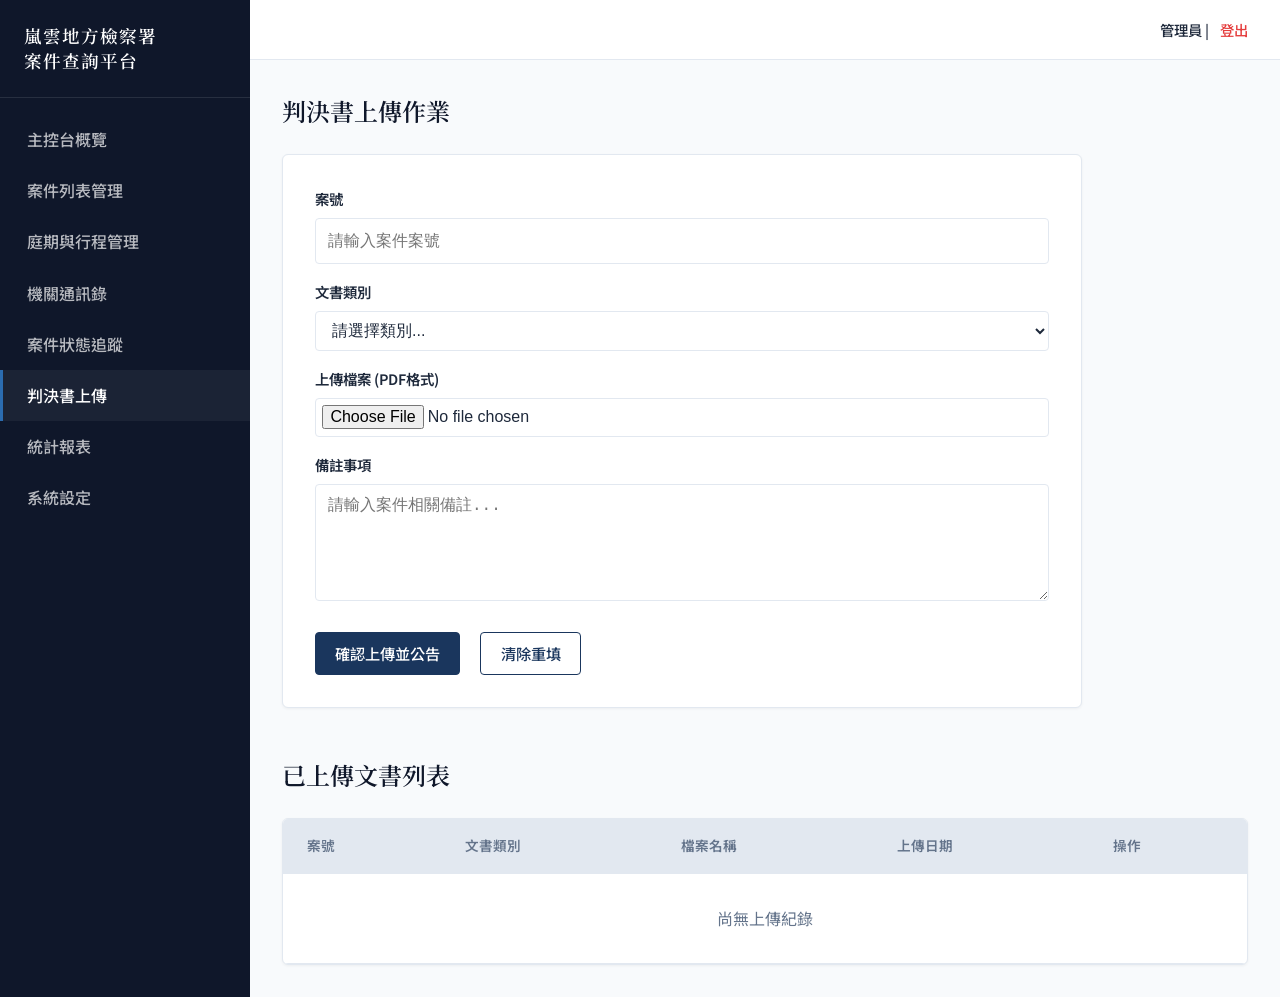
<file: lanyun-case-management-export/upload.html>
<!DOCTYPE html>
<html lang="zh-TW">
<head>
    <meta charset="UTF-8">
    <meta name="viewport" content="width=device-width, initial-scale=1.0">
    <title>判決書上傳 - 嵐雲地方檢察署案件查詢平台</title>
    <link href="https://fonts.googleapis.com/css2?family=Noto+Sans+TC:wght@400;500;700&family=Noto+Serif+TC:wght@600;700&display=swap" rel="stylesheet">
    <link rel="stylesheet" href="styles.css">
</head>
<body>
    <div class="dashboard-layout">
        <!-- Sidebar -->
        <aside class="sidebar">
            <div class="sidebar-header">
                <div class="sidebar-title text-serif" style="font-size: 1.1rem; line-height: 1.4;">嵐雲地方檢察署<br>案件查詢平台</div>
            </div>
            <nav class="sidebar-nav">
                <a href="dashboard.html" class="nav-item">主控台概覽</a>
                <a href="cases.html" class="nav-item">案件列表管理</a>
                <a href="calendar.html" class="nav-item">庭期與行程管理</a>
                <a href="directory.html" class="nav-item">機關通訊錄</a>
                <a href="tracking.html" class="nav-item">案件狀態追蹤</a>
                <a href="upload.html" class="nav-item active">判決書上傳</a>
                <a href="statistics.html" class="nav-item">統計報表</a>
                <a href="settings.html" class="nav-item">系統設定</a>
            </nav>
        </aside>

        <!-- Main Content -->
        <main class="main-content">
            <!-- Topbar -->
            <header class="topbar">
                <div class="user-info">
                    <span id="userNameDisplay">管理員</span> | 
                    <a href="#" id="logoutBtn" style="color: var(--danger); margin-left: 0.5rem;">登出</a>
                </div>
            </header>

            <!-- Dashboard Content -->
            <div class="content-wrapper">
                <h2 class="page-title text-serif">判決書上傳作業</h2>
                
                <div class="card" style="max-width: 800px; padding: 2rem;">
                    <form id="uploadForm">
                        <div class="form-group">
                            <label for="caseId" class="form-label">案號</label>
                            <input type="text" id="caseId" class="form-control" placeholder="請輸入案件案號" required>
                        </div>
                        <div class="form-group mt-2">
                            <label for="judgmentType" class="form-label">文書類別</label>
                            <select id="judgmentType" class="form-control" required>
                                <option value="">請選擇類別...</option>
                                <option value="起訴書">起訴書</option>
                                <option value="不起訴處分書">不起訴處分書</option>
                                <option value="緩起訴處分書">緩起訴處分書</option>
                                <option value="判決書">判決書</option>
                            </select>
                        </div>
                        <div class="form-group mt-2">
                            <label for="documentFile" class="form-label">上傳檔案 (PDF格式)</label>
                            <input type="file" id="documentFile" class="form-control" accept=".pdf" required style="padding: 0.4rem;">
                        </div>
                        <div class="form-group mt-2">
                            <label for="notes" class="form-label">備註事項</label>
                            <textarea id="notes" class="form-control" rows="4" placeholder="請輸入案件相關備註..."></textarea>
                        </div>
                        
                        <div class="mt-3">
                            <button type="submit" class="btn btn-primary">確認上傳並公告</button>
                            <button type="reset" class="btn btn-outline" style="margin-left: 1rem;">清除重填</button>
                        </div>
                        <div id="uploadSuccess" style="display:none; color: var(--success); margin-top: 1rem; font-weight: 500;">
                            ✓ 判決書上傳成功！
                        </div>
                    </form>
                </div>

                <h2 class="page-title text-serif" style="margin-top: 3rem;">已上傳文書列表</h2>
                <div class="card">
                    <div class="table-responsive">
                        <table class="table">
                            <thead>
                                <tr>
                                    <th>案號</th>
                                    <th>文書類別</th>
                                    <th>檔案名稱</th>
                                    <th>上傳日期</th>
                                    <th>操作</th>
                                </tr>
                            </thead>
                            <tbody id="judgmentListBody">
                                <!-- Populated by app.js -->
                            </tbody>
                        </table>
                    </div>
                </div>
            </div>
        </main>
    </div>
    <script src="app.js"></script>
</body>
</html>
</file>
<file: lanyun-case-management-export/styles.css>
/* Formal and Professional Design System for Lanyun District Prosecutors Office */
:root {
  /* Color Palette - Navy Blue and Neutral Grays */
  --primary-color: #1a365d;
  --primary-light: #2b6cb0;
  --primary-dark: #0f172a;
  --secondary-color: #718096;
  --bg-light: #f8fafc;
  --bg-white: #ffffff;
  --text-dark: #1e293b;
  --text-light: #64748b;
  --border-color: #e2e8f0;
  --danger: #e53e3e;
  --success: #38a169;
  --warning: #d69e2e;
  --font-family: 'Noto Sans TC', -apple-system, BlinkMacSystemFont, 'Segoe UI', Roboto, Helvetica, Arial, sans-serif;
  --font-serif: 'Noto Serif TC', serif;
}

body.dark-mode {
  --primary-dark: #63b3ed;
  --primary-color: #4299e1;
  --primary-light: #2b6cb0;
  --secondary-color: #ed8936;
  --bg-light: #0f172a;
  --bg-white: #1e293b;
  --text-dark: #f8fafc;
  --text-light: #cbd5e1;
  --border-color: #334155;
}

* {
  box-sizing: border-box;
  margin: 0;
  padding: 0;
}

body {
  font-family: var(--font-family);
  background-color: var(--bg-light);
  color: var(--text-dark);
  line-height: 1.6;
  -webkit-font-smoothing: antialiased;
}

a {
  text-decoration: none;
  color: var(--primary-light);
}

ul {
  list-style: none;
}

/* --- Utilities --- */
.container {
  max-width: 1200px;
  margin: 0 auto;
  padding: 0 1rem;
}

.text-center {
  text-align: center;
}

.mt-1 { margin-top: 0.5rem; }
.mt-2 { margin-top: 1rem; }
.mt-3 { margin-top: 1.5rem; }
.mb-1 { margin-bottom: 0.5rem; }
.mb-2 { margin-bottom: 1rem; }
.mb-3 { margin-bottom: 1.5rem; }

/* --- Buttons --- */
.btn {
  display: inline-block;
  font-family: inherit;
  font-weight: 500;
  font-size: 0.95rem;
  padding: 0.6rem 1.2rem;
  border: 1px solid transparent;
  border-radius: 4px;
  cursor: pointer;
  transition: all 0.2s ease-in-out;
  text-align: center;
}

.btn-primary {
  background-color: var(--primary-color);
  color: #fff;
  border-color: var(--primary-color);
}

.btn-primary:hover {
  background-color: var(--primary-dark);
  border-color: var(--primary-dark);
}

.btn-outline {
  background-color: transparent;
  color: var(--primary-color);
  border-color: var(--primary-color);
}

.btn-outline:hover {
  background-color: var(--primary-color);
  color: #fff;
}

/* --- Forms --- */
.form-group {
  margin-bottom: 1rem;
}

.form-label {
  display: block;
  font-weight: 600;
  margin-bottom: 0.5rem;
  font-size: 0.9rem;
  color: var(--text-dark);
}

.form-control {
  width: 100%;
  padding: 0.6rem 0.75rem;
  font-size: 1rem;
  line-height: 1.5;
  color: var(--text-dark);
  background-color: var(--bg-white);
  background-clip: padding-box;
  border: 1px solid var(--border-color);
  border-radius: 4px;
  transition: border-color 0.15s ease-in-out, box-shadow 0.15s ease-in-out;
}

.form-control:focus {
  outline: 0;
  border-color: var(--primary-light);
  box-shadow: 0 0 0 3px rgba(43, 108, 176, 0.1);
}

/* --- Login Page --- */
.login-wrapper {
  display: flex;
  align-items: center;
  justify-content: center;
  min-height: 100vh;
  background-color: var(--bg-light);
}

.login-card {
  background: var(--bg-white);
  width: 100%;
  max-width: 420px;
  border-radius: 8px;
  box-shadow: 0 4px 6px -1px rgba(0, 0, 0, 0.1), 0 2px 4px -1px rgba(0, 0, 0, 0.06);
  padding: 2.5rem 2rem;
  border-top: 4px solid var(--primary-color);
}

.login-header {
  text-align: center;
  margin-bottom: 2rem;
}

.login-logo {
  width: 60px;
  height: 60px;
  margin-bottom: 1rem;
}

.login-title {
  font-size: 1.5rem;
  font-weight: 700;
  color: var(--primary-dark);
  letter-spacing: 1px;
}

.login-subtitle {
  font-size: 0.9rem;
  color: var(--text-light);
  margin-top: 0.25rem;
}

.login-error {
  color: var(--danger);
  font-size: 0.85rem;
  margin-top: 0.5rem;
  display: none;
}

/* --- Dashboard Layout --- */
.dashboard-layout {
  display: flex;
  min-height: 100vh;
}

.sidebar {
  width: 250px;
  background-color: var(--primary-dark);
  color: #fff;
  display: flex;
  flex-direction: column;
}

.sidebar-header {
  padding: 1.5rem;
  border-bottom: 1px solid rgba(255, 255, 255, 0.1);
}

.sidebar-title {
  font-size: 1.2rem;
  font-weight: 600;
  letter-spacing: 1px;
}

.sidebar-nav {
  padding: 1rem 0;
  flex-grow: 1;
}

.nav-item {
  display: block;
  padding: 0.8rem 1.5rem;
  color: rgba(255, 255, 255, 0.7);
  font-weight: 500;
  transition: all 0.2s;
  border-left: 3px solid transparent;
}

.nav-item:hover, .nav-item.active {
  background-color: rgba(255, 255, 255, 0.05);
  color: #fff;
  border-left-color: var(--primary-light);
}

.main-content {
  flex-grow: 1;
  background-color: var(--bg-light);
  display: flex;
  flex-direction: column;
}

.topbar {
  background-color: var(--bg-white);
  height: 60px;
  border-bottom: 1px solid var(--border-color);
  display: flex;
  align-items: center;
  justify-content: flex-end;
  padding: 0 2rem;
}

.user-info {
  font-size: 0.9rem;
  color: var(--text-dark);
  font-weight: 500;
}

.content-wrapper {
  padding: 2rem;
  flex-grow: 1;
}

/* --- Dashboard Widgets --- */
.page-title {
  font-size: 1.5rem;
  font-weight: 600;
  color: var(--primary-dark);
  margin-bottom: 1.5rem;
}

.stats-grid {
  display: grid;
  grid-template-columns: repeat(auto-fit, minmax(240px, 1fr));
  gap: 1.5rem;
  margin-bottom: 2rem;
}

.stat-card {
  background: var(--bg-white);
  border-radius: 6px;
  padding: 1.5rem;
  border: 1px solid var(--border-color);
  box-shadow: 0 1px 3px rgba(0,0,0,0.05);
}

.stat-title {
  font-size: 0.85rem;
  color: var(--text-light);
  font-weight: 600;
  text-transform: uppercase;
}

.stat-value {
  font-size: 2rem;
  font-weight: 700;
  color: var(--primary-dark);
  margin-top: 0.5rem;
}

/* --- Tables --- */
.card {
  background: var(--bg-white);
  border-radius: 6px;
  border: 1px solid var(--border-color);
  box-shadow: 0 1px 3px rgba(0,0,0,0.05);
  overflow: hidden;
}

.card-header {
  padding: 1rem 1.5rem;
  border-bottom: 1px solid var(--border-color);
  background-color: var(--bg-light);
  display: flex;
  justify-content: space-between;
  align-items: center;
}

.card-title {
  font-size: 1.1rem;
  font-weight: 600;
}

.table-responsive {
  overflow-x: auto;
}

.table {
  width: 100%;
  border-collapse: collapse;
}

.table th, .table td {
  padding: 1rem 1.5rem;
  text-align: left;
  border-bottom: 1px solid var(--border-color);
}

.table th {
  background-color: var(--border-color);
  font-weight: 600;
  font-size: 0.85rem;
  color: var(--text-light);
  text-transform: uppercase;
}

.table tbody tr:hover {
  background-color: var(--bg-light);
}

.badge {
  display: inline-block;
  padding: 0.25em 0.6em;
  font-size: 0.75rem;
  font-weight: 600;
  border-radius: 9999px;
}

.badge-warning {
  background-color: #fef3c7;
  color: #92400e;
}

.badge-success {
  background-color: #d1fae5;
  color: #065f46;
}

.badge-danger {
  background-color: #fee2e2;
  color: #991b1b;
}

.badge-secondary {
  background-color: var(--border-color);
  color: var(--text-light);
}

/* --- Modals --- */
.modal-overlay {
  position: fixed;
  top: 0;
  left: 0;
  right: 0;
  bottom: 0;
  background-color: rgba(0, 0, 0, 0.5);
  display: flex;
  align-items: center;
  justify-content: center;
  z-index: 1000;
  opacity: 0;
  pointer-events: none;
  transition: opacity 0.2s ease;
}

.modal-overlay.active {
  opacity: 1;
  pointer-events: auto;
}

.modal-content {
  background: var(--bg-white);
  width: 90%;
  max-width: 500px;
  border-radius: 8px;
  box-shadow: 0 10px 15px -3px rgba(0, 0, 0, 0.1);
  transform: translateY(-20px);
  transition: transform 0.2s ease;
  overflow: hidden;
  max-height: 90vh;
  display: flex;
  flex-direction: column;
}

.modal-overlay.active .modal-content {
  transform: translateY(0);
}

.modal-content form {
  display: flex;
  flex-direction: column;
  flex: 1;
  min-height: 0;
}

.modal-header {
  padding: 1rem 1.5rem;
  border-bottom: 1px solid var(--border-color);
  display: flex;
  justify-content: space-between;
  align-items: center;
}

.modal-title {
  font-size: 1.25rem;
  font-weight: 600;
  font-family: var(--font-serif);
  color: var(--primary-dark);
}

.modal-close {
  background: none;
  border: none;
  font-size: 1.5rem;
  cursor: pointer;
  color: var(--text-light);
}

.modal-body {
  padding: 1.5rem;
  overflow-y: auto;
  flex: 1;
  min-height: 0;
}

.modal-footer {
  padding: 1rem 1.5rem;
  border-top: 1px solid var(--border-color);
  display: flex;
  justify-content: flex-end;
  gap: 0.5rem;
  background-color: var(--bg-light);
}

/* --- Serif Typography Helper --- */
.text-serif {
  font-family: var(--font-serif);
}
</file>
